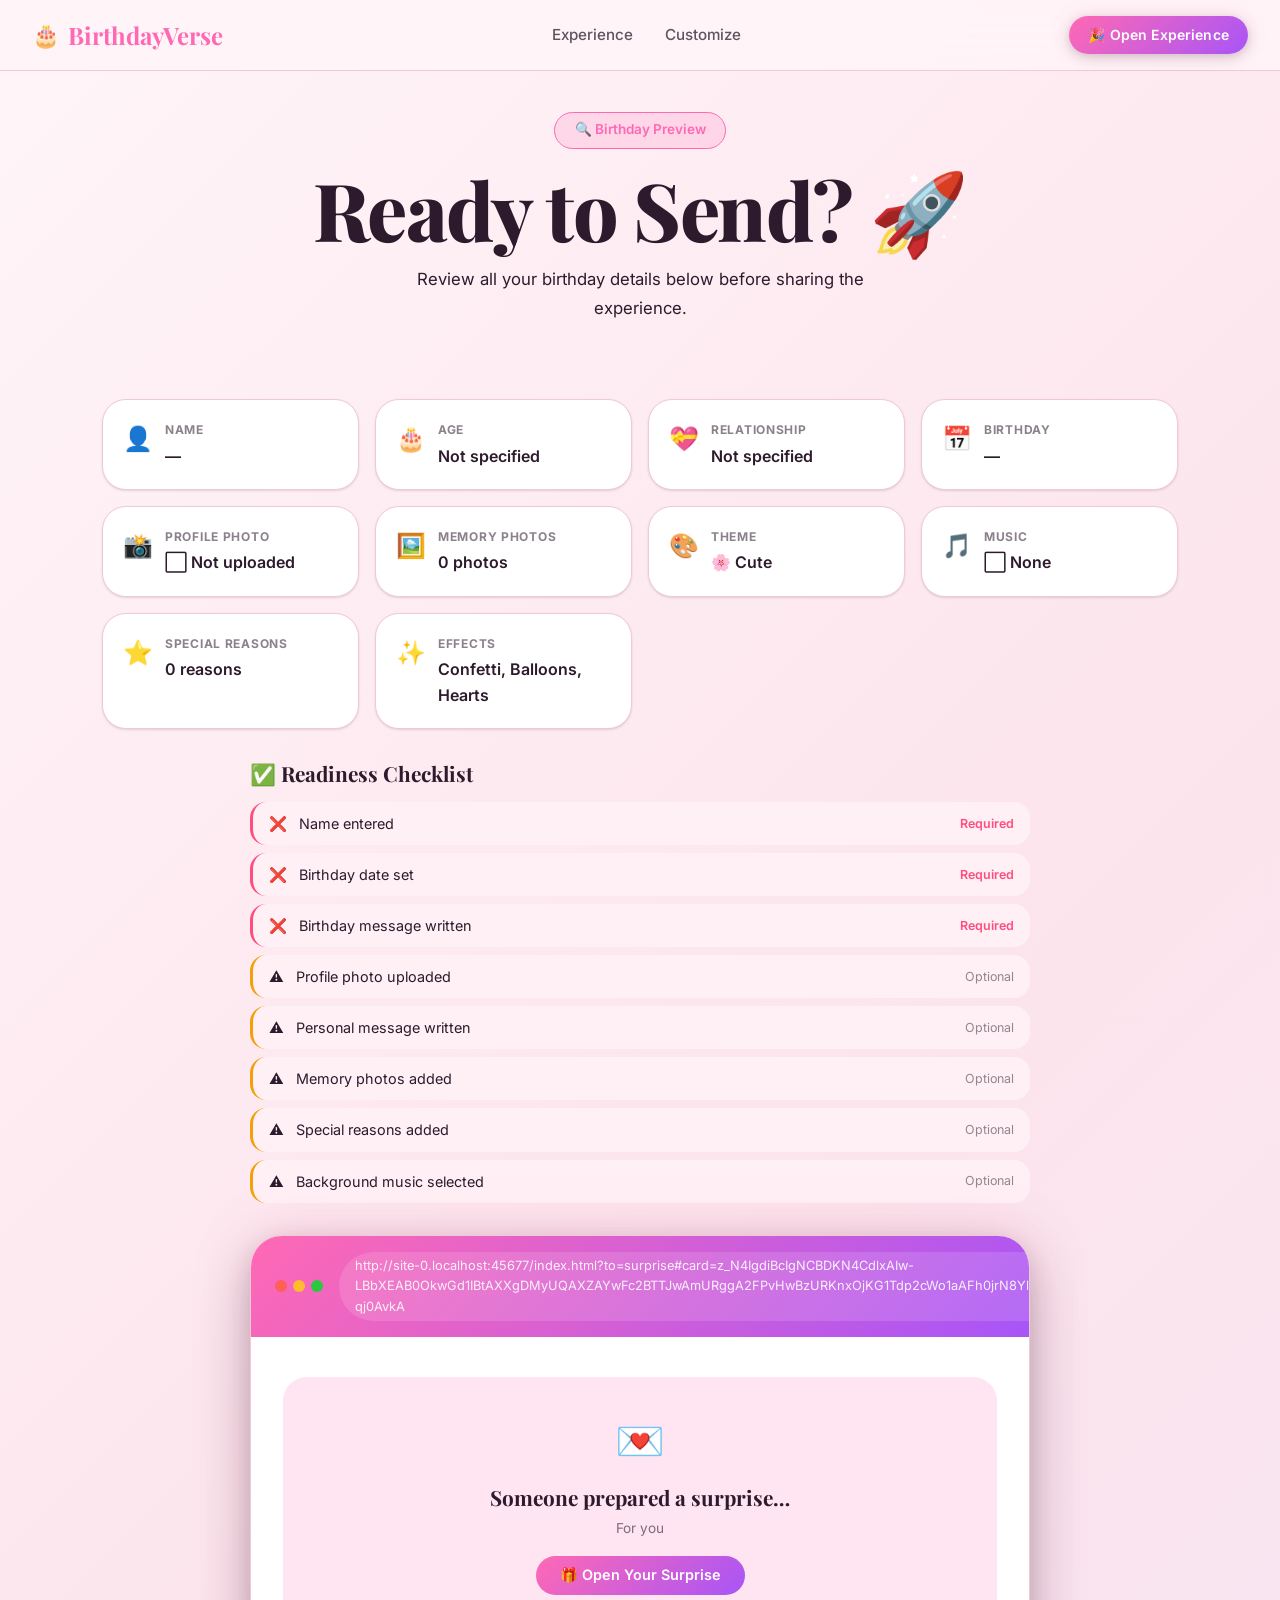
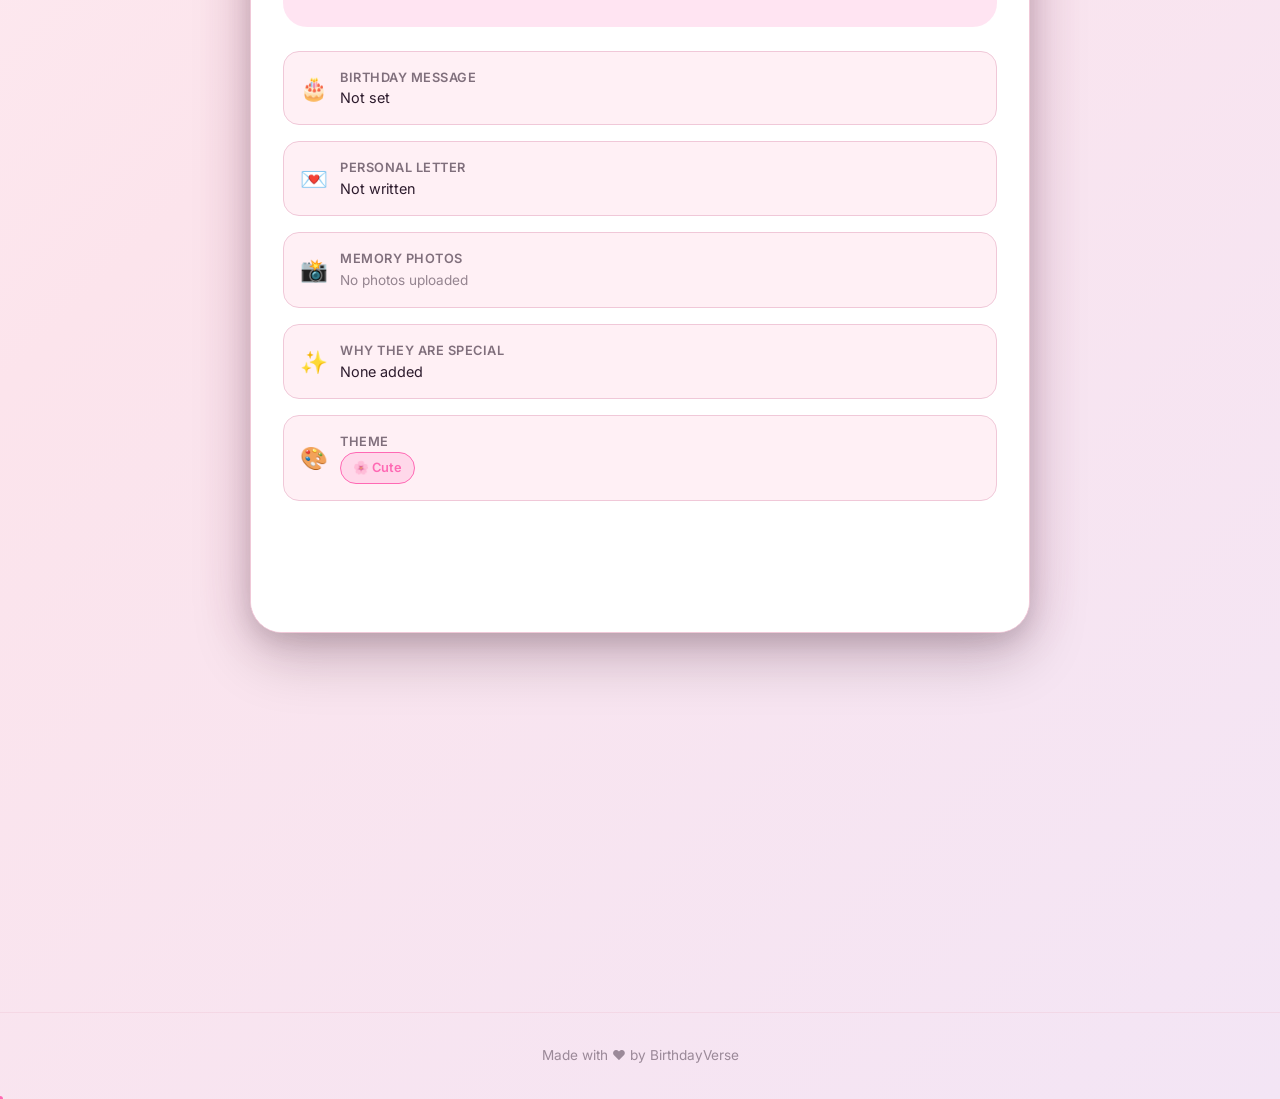
<file: preview.html>
<!DOCTYPE html>
<html lang="en" data-theme="cute">
<head>
  <meta charset="UTF-8">
  <meta name="viewport" content="width=device-width, initial-scale=1.0">
  <meta name="description" content="Preview your personalized birthday experience before sharing it.">
  <title>Preview – BirthdayVerse 🔍</title>

  <!-- CSS -->
  <link rel="stylesheet" href="css/themes.css">
  <link rel="stylesheet" href="css/style.css">
  <link rel="stylesheet" href="css/animations.css">

  <style>
    body {
      background: var(--gradient-bg);
    }

    .preview-hero {
      padding: 7rem 0 2rem;
      text-align: center;
    }

    .preview-hero-badge {
      display: inline-flex;
      align-items: center;
      gap: 0.5rem;
      background: var(--color-primary-alpha);
      border: 1px solid var(--color-primary);
      color: var(--color-primary);
      padding: 0.4rem 1.2rem;
      border-radius: 99px;
      font-size: 0.85rem;
      font-weight: 600;
      margin-bottom: 1rem;
    }

    /* Summary Card */
    .summary-grid {
      display: grid;
      grid-template-columns: repeat(auto-fill, minmax(220px, 1fr));
      gap: 1rem;
      margin: 2rem 0;
    }

    .summary-item {
      background: var(--color-surface);
      border: 1px solid var(--color-border);
      border-radius: var(--radius-lg);
      padding: 1.25rem;
      display: flex;
      align-items: flex-start;
      gap: 0.75rem;
      box-shadow: var(--shadow-sm);
      transition: all var(--transition-base);
    }

    .summary-item:hover {
      transform: translateY(-2px);
      box-shadow: var(--shadow-md);
      border-color: var(--color-primary);
    }

    .summary-icon {
      font-size: 1.5rem;
      flex-shrink: 0;
    }

    .summary-label {
      font-size: 0.75rem;
      font-weight: 700;
      text-transform: uppercase;
      letter-spacing: 0.06em;
      opacity: 0.55;
      margin-bottom: 0.25rem;
    }

    .summary-value {
      font-size: 1rem;
      font-weight: 600;
      color: var(--color-text);
    }

    .summary-check {
      display: inline-flex;
      align-items: center;
      gap: 0.35rem;
      font-size: 0.875rem;
      font-weight: 500;
    }

    .check-yes { color: #10b981; }
    .check-no { color: #ff4d7e; opacity: 0.6; }

    /* Mock device frame */
    .device-preview {
      max-width: 780px;
      margin: 2rem auto;
      perspective: 1000px;
    }

    .device-frame {
      background: var(--color-surface);
      border: 1px solid var(--color-border);
      border-radius: var(--radius-xl);
      overflow: hidden;
      box-shadow: var(--shadow-xl), 0 0 60px var(--color-primary-alpha);
      transform: rotateX(2deg);
      transition: transform 0.5s ease;
    }

    .device-frame:hover { transform: rotateX(0deg); }

    .device-topbar {
      background: var(--gradient-primary);
      padding: 1rem 1.5rem;
      display: flex;
      align-items: center;
      gap: 1rem;
      color: #fff;
      font-size: 0.875rem;
    }

    .device-controls {
      display: flex;
      gap: 6px;
    }

    .device-control {
      width: 12px;
      height: 12px;
      border-radius: 50%;
    }

    .dc-red { background: #ff5f57; }
    .dc-yellow { background: #febc2e; }
    .dc-green { background: #28c840; }

    .device-url {
      flex: 1;
      background: rgba(255,255,255,0.15);
      border-radius: 99px;
      padding: 0.25rem 1rem;
      font-size: 0.8rem;
      opacity: 0.9;
    }

    .device-body {
      padding: 0;
      background: var(--color-surface);
      min-height: 500px;
      position: relative;
      overflow: hidden;
    }

    /* Mini preview inside device */
    .mini-experience {
      padding: 2.5rem 2rem;
    }

    .mini-welcome {
      text-align: center;
      padding: 2rem;
      background: var(--color-primary-alpha);
      border-radius: var(--radius-lg);
      margin-bottom: 1.5rem;
    }

    .mini-welcome-emoji { font-size: 2.5rem; margin-bottom: 0.5rem; }
    .mini-welcome-text { font-family: var(--font-display); font-size: 1.3rem; font-weight: 700; }
    .mini-welcome-sub { font-size: 0.85rem; opacity: 0.6; margin-top: 0.25rem; }

    .mini-start-btn {
      display: inline-flex;
      align-items: center;
      gap: 0.5rem;
      margin-top: 1rem;
      padding: 0.65rem 1.5rem;
      background: var(--gradient-primary);
      color: #fff;
      border-radius: 99px;
      font-size: 0.9rem;
      font-weight: 600;
      border: none;
      cursor: pointer;
      transition: all var(--transition-bounce);
    }

    .mini-start-btn:hover { transform: scale(1.04); }

    .mini-sections {
      display: flex;
      flex-direction: column;
      gap: 1rem;
    }

    .mini-section-card {
      background: var(--color-surface-2);
      border: 1px solid var(--color-border);
      border-radius: var(--radius-md);
      padding: 1rem;
      display: flex;
      align-items: center;
      gap: 0.75rem;
    }

    .mini-section-icon { font-size: 1.4rem; flex-shrink: 0; }

    .mini-section-label {
      font-size: 0.8rem;
      font-weight: 600;
      text-transform: uppercase;
      letter-spacing: 0.04em;
      opacity: 0.6;
    }

    .mini-section-value {
      font-size: 0.9rem;
      line-height: 1.4;
      white-space: nowrap;
      overflow: hidden;
      text-overflow: ellipsis;
    }

    /* Photo strip */
    .mini-photo-strip {
      display: flex;
      gap: 0.5rem;
      overflow: hidden;
    }

    .mini-photo-strip img {
      width: 64px;
      height: 64px;
      object-fit: cover;
      border-radius: var(--radius-sm);
      flex-shrink: 0;
    }

    .mini-photo-count {
      width: 64px;
      height: 64px;
      border-radius: var(--radius-sm);
      background: var(--color-primary-alpha);
      border: 2px dashed var(--color-primary);
      display: flex;
      align-items: center;
      justify-content: center;
      font-size: 0.8rem;
      color: var(--color-primary);
      font-weight: 600;
      flex-shrink: 0;
    }

    /* Theme badge */
    .theme-badge {
      display: inline-flex;
      align-items: center;
      gap: 0.35rem;
      padding: 0.3rem 0.75rem;
      border-radius: 99px;
      font-size: 0.8rem;
      font-weight: 600;
      background: var(--color-primary-alpha);
      color: var(--color-primary);
      border: 1px solid var(--color-primary);
    }

    /* Action panel */
    .action-panel {
      background: var(--color-surface);
      border: 1px solid var(--color-border);
      border-radius: var(--radius-xl);
      padding: 2rem;
      max-width: 780px;
      margin: 2rem auto;
      box-shadow: var(--shadow-md);
    }

    .action-panel-title {
      font-family: var(--font-display);
      font-size: 1.3rem;
      font-weight: 700;
      margin-bottom: 1rem;
      display: flex;
      align-items: center;
      gap: 0.5rem;
    }

    .action-row {
      display: flex;
      gap: 0.75rem;
      flex-wrap: wrap;
    }

    /* Checklist */
    .checklist {
      display: flex;
      flex-direction: column;
      gap: 0.5rem;
    }

    .checklist-item {
      display: flex;
      align-items: center;
      gap: 0.75rem;
      padding: 0.625rem 1rem;
      border-radius: var(--radius-md);
      background: var(--color-surface-2);
      font-size: 0.9rem;
    }

    .checklist-item.ok { border-left: 3px solid #10b981; }
    .checklist-item.warn { border-left: 3px solid #f59e0b; }
    .checklist-item.error { border-left: 3px solid #ff4d7e; }
  </style>
  <link rel="stylesheet" href="css/responsive.css">
</head>
<body>

  <canvas id="confetti-canvas"></canvas>
  <div id="toast-container" class="toast-container"></div>

  <!-- ── Navbar ── -->
  <nav class="navbar" role="navigation" aria-label="Main navigation">
    <div class="navbar-brand">
      <span class="brand-icon">🎂</span>
      <span>BirthdayVerse</span>
    </div>
    <ul class="navbar-links">
      <li><a href="index.html">Experience</a></li>
      <li><a href="customize.html">Customize</a></li>
    </ul>
    <div class="navbar-actions">
      <a href="index.html" class="btn btn-primary btn-sm">🎉 Open Experience</a>
    </div>
  </nav>

  <!-- ── Hero ── -->
  <section class="preview-hero">
    <div class="container">
      <div class="preview-hero-badge animate-fadeInDown">
        🔍 Birthday Preview
      </div>
      <h1 class="display-title animate-fadeInUp delay-200">
        Ready to Send? 🚀
      </h1>
      <p class="body-text animate-fadeInUp delay-400" style="max-width: 520px; margin: 0.75rem auto;">
        Review all your birthday details below before sharing the experience.
      </p>
    </div>
  </section>

  <div class="container" style="padding-bottom: 4rem;">

    <!-- ── Summary Cards ── -->
    <div class="summary-grid animate-fadeInUp delay-200" id="summary-grid">
      <!-- Populated by JS -->
    </div>

    <!-- ── Checklist ── -->
    <div style="max-width:780px; margin: 0 auto 2rem;">
      <h2 class="section-title reveal" style="font-size:1.3rem; margin-bottom:1rem;">✅ Readiness Checklist</h2>
      <div class="checklist reveal" id="checklist">
        <!-- Populated by JS -->
      </div>
    </div>

    <!-- ── Device Preview ── -->
    <div class="device-preview">
      <div class="device-frame reveal">
        <div class="device-topbar">
          <div class="device-controls">
            <span class="device-control dc-red"></span>
            <span class="device-control dc-yellow"></span>
            <span class="device-control dc-green"></span>
          </div>
          <span class="device-url" id="preview-url">birthdayverse / index.html</span>
        </div>
        <div class="device-body">
          <div class="mini-experience">

            <!-- Mini welcome -->
            <div class="mini-welcome reveal">
              <div class="mini-welcome-emoji">💌</div>
              <div class="mini-welcome-text">Someone prepared a surprise…</div>
              <div class="mini-welcome-sub" id="mini-recipient">For <span id="mini-name-display">you</span></div>
              <button class="mini-start-btn" disabled>🎁 Open Your Surprise</button>
            </div>

            <!-- Mini sections list -->
            <div class="mini-sections">
              <div class="mini-section-card reveal">
                <span class="mini-section-icon">🎂</span>
                <div style="min-width:0; flex:1;">
                  <div class="mini-section-label">Birthday Message</div>
                  <p class="mini-section-value" id="mini-birthday-msg">—</p>
                </div>
              </div>

              <div class="mini-section-card reveal delay-100">
                <span class="mini-section-icon">💌</span>
                <div style="min-width:0; flex:1;">
                  <div class="mini-section-label">Personal Letter</div>
                  <p class="mini-section-value" id="mini-personal-msg">—</p>
                </div>
              </div>

              <div class="mini-section-card reveal delay-200">
                <span class="mini-section-icon">📸</span>
                <div style="min-width:0; flex:1;">
                  <div class="mini-section-label">Memory Photos</div>
                  <div class="mini-photo-strip" id="mini-photo-strip">
                    <span style="opacity:0.5; font-size:0.85rem;">No photos uploaded</span>
                  </div>
                </div>
              </div>

              <div class="mini-section-card reveal delay-300">
                <span class="mini-section-icon">✨</span>
                <div style="min-width:0; flex:1;">
                  <div class="mini-section-label">Why They Are Special</div>
                  <p class="mini-section-value" id="mini-reasons">—</p>
                </div>
              </div>

              <div class="mini-section-card reveal delay-400">
                <span class="mini-section-icon">🎨</span>
                <div style="min-width:0; flex:1;">
                  <div class="mini-section-label">Theme</div>
                  <span class="theme-badge" id="mini-theme">cute</span>
                </div>
              </div>

              <div class="mini-section-card reveal delay-500">
                <span class="mini-section-icon">🎵</span>
                <div style="min-width:0; flex:1;">
                  <div class="mini-section-label">Background Music</div>
                  <p class="mini-section-value" id="mini-music">No music selected</p>
                </div>
              </div>
            </div>
          </div>
        </div>
      </div>
    </div>

    <!-- ── Action Panel ── -->
    <div class="action-panel reveal">
      <div class="action-panel-title">🚀 Ready to Share?</div>
      <p style="opacity:0.7; margin-bottom:1.5rem; font-size:0.95rem;">
        Open the experience page and share the link with the birthday person. They'll see the magical surprise you created! 🎉
      </p>
      <div class="action-row">
        <a href="index.html" class="btn btn-primary btn-lg">
          🎂 Open Experience
        </a>
        <a href="customize.html" class="btn btn-outline btn-lg">
          ✏️ Edit Birthday
        </a>
        <button id="preview-copy-link-btn" class="btn btn-ghost btn-lg">
          📋 Copy Link
        </button>
      </div>
    </div>

  </div>

  <!-- ── Footer ── -->
  <footer style="text-align:center; padding:2rem; opacity:0.45; font-size:0.85rem; border-top:1px solid var(--color-border);">
    Made with ❤️ by BirthdayVerse
  </footer>

  <!-- Scripts -->
  <script src="js/birthday-data.js"></script>
  <script src="js/storage.js"></script>
  <script src="js/validation.js"></script>
  <script src="js/animations.js"></script>

  <script>
    document.addEventListener('DOMContentLoaded', () => {
      const data = BirthdayData.getCurrent();
      const photos = Storage.getPhotos();
      const profileSrc = Storage.getProfilePhoto();
      const musicSrc = Storage.getMusic();

      // Apply theme
      document.documentElement.setAttribute('data-theme', data.theme || 'cute');

      // ── Summary Grid ──
      const themeNames = {
        'cute': '🌸 Cute',
        'elegant': '🥂 Elegant',
        'romantic': '❤️ Romantic',
        'fun': '🎉 Fun',
        'dark-neon': '⭐ Dark Neon'
      };

      function formatDate(dateStr) {
        if (!dateStr) return null;
        const d = new Date(dateStr + 'T00:00:00');
        return d.toLocaleDateString('en-IN', { day: 'numeric', month: 'long', year: 'numeric' });
      }

      const summaryItems = [
        { icon: '👤', label: 'Name', value: data.name || '—' },
        { icon: '🎂', label: 'Age', value: data.age ? `${data.age} years` : 'Not specified' },
        { icon: '💝', label: 'Relationship', value: data.relationship || 'Not specified' },
        { icon: '📅', label: 'Birthday', value: formatDate(data.birthday) || '—' },
        { icon: '📸', label: 'Profile Photo', value: profileSrc ? '✅ Uploaded' : '⬜ Not uploaded' },
        { icon: '🖼️', label: 'Memory Photos', value: `${photos.length} photo${photos.length !== 1 ? 's' : ''}` },
        { icon: '🎨', label: 'Theme', value: themeNames[data.theme] || data.theme || 'Cute' },
        { icon: '🎵', label: 'Music', value: musicSrc ? '✅ Uploaded' : '⬜ None' },
        { icon: '⭐', label: 'Special Reasons', value: `${(data.specialReasons || []).length} reason${(data.specialReasons || []).length !== 1 ? 's' : ''}` },
        {
          icon: '✨', label: 'Effects',
          value: [
            data.showConfetti !== false ? 'Confetti' : '',
            data.showBalloons !== false ? 'Balloons' : '',
            data.showHearts !== false ? 'Hearts' : '',
            data.showCountdown ? 'Countdown' : '',
            data.showMiniGame ? 'Mini Game' : ''
          ].filter(Boolean).join(', ') || 'None enabled'
        }
      ];

      const grid = document.getElementById('summary-grid');
      if (grid) {
        grid.innerHTML = summaryItems.map((item, i) => `
          <div class="summary-item reveal" style="animation-delay: ${i * 0.04}s">
            <span class="summary-icon">${item.icon}</span>
            <div>
              <div class="summary-label">${item.label}</div>
              <div class="summary-value">${item.value}</div>
            </div>
          </div>
        `).join('');
      }

      // ── Checklist ──
      const checks = [
        { label: 'Name entered', ok: !!(data.name && data.name.trim()), required: true },
        { label: 'Birthday date set', ok: !!data.birthday, required: true },
        { label: 'Birthday message written', ok: !!(data.birthdayMessage && data.birthdayMessage.trim()), required: true },
        { label: 'Profile photo uploaded', ok: !!profileSrc, required: false },
        { label: 'Personal message written', ok: !!(data.personalMessage && data.personalMessage.trim()), required: false },
        { label: 'Memory photos added', ok: photos.length > 0, required: false },
        { label: 'Special reasons added', ok: (data.specialReasons || []).length > 0, required: false },
        { label: 'Background music selected', ok: !!musicSrc, required: false },
      ];

      const checklistEl = document.getElementById('checklist');
      if (checklistEl) {
        checklistEl.innerHTML = checks.map(c => `
          <div class="checklist-item ${c.ok ? 'ok' : c.required ? 'error' : 'warn'}">
            <span>${c.ok ? '✅' : c.required ? '❌' : '⚠️'}</span>
            <span>${c.label}</span>
            ${!c.ok && c.required ? '<span style="margin-left:auto;font-size:0.78rem;color:#ff4d7e;font-weight:600;">Required</span>' : ''}
            ${!c.ok && !c.required ? '<span style="margin-left:auto;font-size:0.78rem;opacity:0.5;">Optional</span>' : ''}
          </div>
        `).join('');
      }

      // ── Mini Preview ──
      const miniName = document.getElementById('mini-name-display');
      if (miniName) miniName.textContent = data.name || 'you';

      const miniBdMsg = document.getElementById('mini-birthday-msg');
      if (miniBdMsg) miniBdMsg.textContent = data.birthdayMessage ? data.birthdayMessage.substring(0, 60) + (data.birthdayMessage.length > 60 ? '…' : '') : 'Not set';

      const miniPersonal = document.getElementById('mini-personal-msg');
      if (miniPersonal) miniPersonal.textContent = data.personalMessage ? data.personalMessage.substring(0, 70) + '…' : 'Not written';

      const photoStrip = document.getElementById('mini-photo-strip');
      if (photoStrip && photos.length > 0) {
        const maxShow = 4;
        photoStrip.innerHTML = photos.slice(0, maxShow).map(p =>
          `<img src="${p.src}" alt="Memory">`
        ).join('') + (photos.length > maxShow ? `<div class="mini-photo-count">+${photos.length - maxShow}</div>` : '');
      }

      const miniReasons = document.getElementById('mini-reasons');
      if (miniReasons) {
        const reasons = (data.specialReasons || []).filter(r => r.trim());
        miniReasons.textContent = reasons.length > 0 ? `${reasons.length} reason${reasons.length > 1 ? 's' : ''} listed` : 'None added';
      }

      const miniTheme = document.getElementById('mini-theme');
      if (miniTheme) miniTheme.textContent = themeNames[data.theme] || '🌸 Cute';

      const miniMusic = document.getElementById('mini-music');
      if (miniMusic) miniMusic.textContent = musicSrc ? '🎵 Music loaded' : 'No music';

      // Update preview URL display
      BirthdayData.getShareUrl().then(url => {
        const previewUrlEl = document.getElementById('preview-url');
        if (previewUrlEl) previewUrlEl.textContent = url;
      });

      // ── Copy Link ──
      document.getElementById('preview-copy-link-btn')?.addEventListener('click', async () => {
        const url = await BirthdayData.getShareUrl();
        Validation.showShareModal(url, data.name);
      });

      // ── Init ──
      Animations.initScrollReveal();
      Animations.initCustomCursor();

      // Scroll navbar effect
      window.addEventListener('scroll', () => {
        document.querySelector('.navbar')?.classList.toggle('scrolled', window.scrollY > 60);
      });
    });
  </script>
</body>
</html>
</file>
<file: css/themes.css>
/* ============================================================
   BirthdayVerse – Theme System
   ============================================================ */

/* ── CUTE THEME (default) ── */
[data-theme="cute"] {
  /* Base Colors */
  --color-bg: #fff5f8;
  --color-surface: #ffffff;
  --color-surface-2: #fff0f5;
  --color-text: #2d1b2d;
  --color-text-muted: #7a5a7a;
  --color-border: #f0c8d8;
  --color-primary: #ff69b4;
  --color-primary-dark: #e0559e;
  --color-secondary: #ffb3e0;
  --color-accent: #a855f7;
  --color-primary-alpha: rgba(255, 105, 180, 0.18);

  /* Gradients */
  --gradient-primary: linear-gradient(135deg, #ff69b4, #a855f7);
  --gradient-bg: linear-gradient(135deg, #fff5f8 0%, #fce4ec 50%, #f3e5f5 100%);
  --gradient-hero: linear-gradient(135deg, #ffb3e0 0%, #ff69b4 40%, #a855f7 100%);
  --gradient-card: linear-gradient(145deg, rgba(255,255,255,0.9), rgba(255,240,248,0.8));

  /* Glass Effect */
  --color-glass: rgba(255, 255, 255, 0.65);
  --color-glass-border: rgba(255, 105, 180, 0.25);

  /* UI */
  --color-nav-bg: rgba(255, 245, 248, 0.85);
  --color-input-bg: rgba(255, 240, 248, 0.6);
  --color-input-focus: rgba(255, 240, 248, 0.9);

  /* Shadow glow */
  --shadow-glow: 0 0 40px rgba(255, 105, 180, 0.35);
}

/* ── ELEGANT THEME ── */
[data-theme="elegant"] {
  --color-bg: #0d0d0d;
  --color-surface: #1a1a1a;
  --color-surface-2: #222222;
  --color-text: #f5f0e8;
  --color-text-muted: #9b9080;
  --color-border: #333333;
  --color-primary: #d4af72;
  --color-primary-dark: #b8963a;
  --color-secondary: #e8d5a3;
  --color-accent: #c59b4e;
  --color-primary-alpha: rgba(212, 175, 114, 0.2);

  --gradient-primary: linear-gradient(135deg, #d4af72, #b8963a, #f0d080);
  --gradient-bg: linear-gradient(135deg, #0d0d0d 0%, #1a1208 50%, #0d0d0d 100%);
  --gradient-hero: linear-gradient(135deg, #2a1f00 0%, #d4af72 60%, #f0d080 100%);
  --gradient-card: linear-gradient(145deg, rgba(26,26,26,0.95), rgba(40,32,10,0.8));

  --color-glass: rgba(26, 26, 26, 0.80);
  --color-glass-border: rgba(212, 175, 114, 0.3);
  --color-nav-bg: rgba(13, 13, 13, 0.90);
  --color-input-bg: rgba(255, 255, 255, 0.04);
  --color-input-focus: rgba(212, 175, 114, 0.06);

  --shadow-glow: 0 0 40px rgba(212, 175, 114, 0.3);
}

/* ── ROMANTIC THEME ── */
[data-theme="romantic"] {
  --color-bg: #1a0a0a;
  --color-surface: #2d1515;
  --color-surface-2: #3d1e1e;
  --color-text: #f9e8e8;
  --color-text-muted: #c08080;
  --color-border: #5c2a2a;
  --color-primary: #ff4d7e;
  --color-primary-dark: #e03060;
  --color-secondary: #ff8fab;
  --color-accent: #ff2d55;
  --color-primary-alpha: rgba(255, 77, 126, 0.2);

  --gradient-primary: linear-gradient(135deg, #ff4d7e, #c2185b, #ff7043);
  --gradient-bg: linear-gradient(135deg, #1a0a0a 0%, #2d1515 50%, #1a0a0a 100%);
  --gradient-hero: linear-gradient(135deg, #4d0000 0%, #ff4d7e 60%, #ff7043 100%);
  --gradient-card: linear-gradient(145deg, rgba(45,21,21,0.95), rgba(60,20,30,0.8));

  --color-glass: rgba(45, 21, 21, 0.80);
  --color-glass-border: rgba(255, 77, 126, 0.3);
  --color-nav-bg: rgba(26, 10, 10, 0.90);
  --color-input-bg: rgba(255, 77, 126, 0.05);
  --color-input-focus: rgba(255, 77, 126, 0.10);

  --shadow-glow: 0 0 40px rgba(255, 77, 126, 0.35);
}

/* ── FUN THEME ── */
[data-theme="fun"] {
  --color-bg: #f0f9ff;
  --color-surface: #ffffff;
  --color-surface-2: #e8f4fd;
  --color-text: #1a2a4a;
  --color-text-muted: #4a7a9a;
  --color-border: #bee3f8;
  --color-primary: #00b4d8;
  --color-primary-dark: #0077b6;
  --color-secondary: #48cae4;
  --color-accent: #f72585;
  --color-primary-alpha: rgba(0, 180, 216, 0.18);

  --gradient-primary: linear-gradient(135deg, #00b4d8, #f72585, #8338ec);
  --gradient-bg: linear-gradient(135deg, #f0f9ff 0%, #e0f4ff 50%, #f0e8ff 100%);
  --gradient-hero: linear-gradient(135deg, #caf0f8 0%, #00b4d8 40%, #8338ec 100%);
  --gradient-card: linear-gradient(145deg, rgba(255,255,255,0.95), rgba(224,248,255,0.8));

  --color-glass: rgba(255, 255, 255, 0.75);
  --color-glass-border: rgba(0, 180, 216, 0.25);
  --color-nav-bg: rgba(240, 249, 255, 0.88);
  --color-input-bg: rgba(224, 244, 255, 0.6);
  --color-input-focus: rgba(224, 244, 255, 0.9);

  --shadow-glow: 0 0 40px rgba(0, 180, 216, 0.35);
}

/* ── DARK NEON THEME ── */
[data-theme="dark-neon"] {
  --color-bg: #050510;
  --color-surface: #0d0d20;
  --color-surface-2: #151530;
  --color-text: #e0e8ff;
  --color-text-muted: #7080c0;
  --color-border: #1a1a40;
  --color-primary: #8b5cf6;
  --color-primary-dark: #6d28d9;
  --color-secondary: #a78bfa;
  --color-accent: #06b6d4;
  --color-primary-alpha: rgba(139, 92, 246, 0.2);

  --gradient-primary: linear-gradient(135deg, #8b5cf6, #06b6d4, #10b981);
  --gradient-bg: radial-gradient(ellipse at 20% 20%, rgba(139,92,246,0.15) 0%, transparent 50%),
                  radial-gradient(ellipse at 80% 80%, rgba(6,182,212,0.1) 0%, transparent 50%),
                  linear-gradient(135deg, #050510 0%, #0d0820 100%);
  --gradient-hero: linear-gradient(135deg, #1a0a40 0%, #8b5cf6 60%, #06b6d4 100%);
  --gradient-card: linear-gradient(145deg, rgba(13,13,32,0.95), rgba(20,10,40,0.8));

  --color-glass: rgba(13, 13, 32, 0.80);
  --color-glass-border: rgba(139, 92, 246, 0.3);
  --color-nav-bg: rgba(5, 5, 16, 0.92);
  --color-input-bg: rgba(139, 92, 246, 0.05);
  --color-input-focus: rgba(139, 92, 246, 0.12);

  --shadow-glow: 0 0 40px rgba(139, 92, 246, 0.4);
}

/* ── Theme Preview Swatches ── */
.theme-preview-cute { background: linear-gradient(135deg, #ff69b4, #a855f7); }
.theme-preview-elegant { background: linear-gradient(135deg, #d4af72, #b8963a, #f0d080); }
.theme-preview-romantic { background: linear-gradient(135deg, #ff4d7e, #c2185b, #ff7043); }
.theme-preview-fun { background: linear-gradient(135deg, #00b4d8, #f72585, #8338ec); }
.theme-preview-dark-neon { background: linear-gradient(135deg, #8b5cf6, #06b6d4, #10b981); }
</file>
<file: css/style.css>
/* ============================================================
   BirthdayVerse – Global Design System
   ============================================================ */

@import url('https://fonts.googleapis.com/css2?family=Playfair+Display:wght@400;500;600;700;800;900&family=Inter:wght@300;400;500;600;700&family=Dancing+Script:wght@400;500;600;700&display=swap');

/* ── CSS Custom Properties ── */
:root {
  /* Typography */
  --font-display: 'Playfair Display', Georgia, serif;
  --font-body: 'Inter', system-ui, sans-serif;
  --font-script: 'Dancing Script', cursive;

  /* Spacing */
  --space-xs: 0.25rem;
  --space-sm: 0.5rem;
  --space-md: 1rem;
  --space-lg: 1.5rem;
  --space-xl: 2rem;
  --space-2xl: 3rem;
  --space-3xl: 4rem;
  --space-4xl: 6rem;

  /* Border Radius */
  --radius-sm: 8px;
  --radius-md: 16px;
  --radius-lg: 24px;
  --radius-xl: 32px;
  --radius-full: 9999px;

  /* Transitions */
  --transition-fast: 150ms cubic-bezier(0.4, 0, 0.2, 1);
  --transition-base: 300ms cubic-bezier(0.4, 0, 0.2, 1);
  --transition-slow: 500ms cubic-bezier(0.4, 0, 0.2, 1);
  --transition-bounce: 400ms cubic-bezier(0.34, 1.56, 0.64, 1);

  /* Shadows */
  --shadow-sm: 0 1px 3px rgba(0,0,0,0.08), 0 1px 2px rgba(0,0,0,0.06);
  --shadow-md: 0 4px 16px rgba(0,0,0,0.12), 0 2px 6px rgba(0,0,0,0.08);
  --shadow-lg: 0 12px 40px rgba(0,0,0,0.15), 0 4px 12px rgba(0,0,0,0.1);
  --shadow-xl: 0 24px 60px rgba(0,0,0,0.2), 0 8px 24px rgba(0,0,0,0.12);
  --shadow-glow: 0 0 40px rgba(255, 105, 180, 0.4);
}

/* ── Reset ── */
*, *::before, *::after {
  margin: 0;
  padding: 0;
  box-sizing: border-box;
}

html {
  scroll-behavior: smooth;
  font-size: 16px;
}

body {
  font-family: var(--font-body);
  line-height: 1.6;
  color: var(--color-text);
  background: var(--color-bg);
  overflow-x: hidden;
  min-height: 100vh;
}

img {
  max-width: 100%;
  height: auto;
  display: block;
}

button {
  cursor: pointer;
  border: none;
  font-family: inherit;
}

input, textarea, select {
  font-family: inherit;
}

a {
  color: inherit;
  text-decoration: none;
}

/* ── Scrollbar Styling ── */
::-webkit-scrollbar { width: 6px; }
::-webkit-scrollbar-track { background: rgba(0,0,0,0.05); }
::-webkit-scrollbar-thumb { background: var(--color-primary); border-radius: 99px; }

/* ── Utility Classes ── */
.container {
  max-width: 1140px;
  margin: 0 auto;
  padding: 0 var(--space-xl);
}

.section {
  padding: var(--space-4xl) 0;
}

.text-center { text-align: center; }
.text-left { text-align: left; }

.hidden { display: none !important; }
.invisible { visibility: hidden; }

.flex { display: flex; }
.flex-center { display: flex; align-items: center; justify-content: center; }
.flex-col { flex-direction: column; }
.gap-sm { gap: var(--space-sm); }
.gap-md { gap: var(--space-md); }
.gap-lg { gap: var(--space-lg); }

/* ── Typography ── */
.display-title {
  font-family: var(--font-display);
  font-size: clamp(2.5rem, 7vw, 5rem);
  font-weight: 800;
  line-height: 1.1;
  letter-spacing: -0.02em;
}

.section-title {
  font-family: var(--font-display);
  font-size: clamp(1.8rem, 4vw, 2.8rem);
  font-weight: 700;
  line-height: 1.2;
  margin-bottom: var(--space-md);
}

.script-text {
  font-family: var(--font-script);
  font-size: clamp(1.5rem, 3vw, 2.2rem);
}

.body-text {
  font-size: 1.05rem;
  line-height: 1.75;
  opacity: 0.85;
}

/* ── Nav ── */
.navbar {
  position: fixed;
  top: 0;
  left: 0;
  right: 0;
  z-index: 1000;
  padding: var(--space-md) var(--space-xl);
  display: flex;
  align-items: center;
  justify-content: space-between;
  backdrop-filter: blur(20px);
  -webkit-backdrop-filter: blur(20px);
  background: var(--color-nav-bg);
  border-bottom: 1px solid var(--color-border);
  transition: all var(--transition-base);
}

.navbar-brand {
  font-family: var(--font-display);
  font-size: 1.5rem;
  font-weight: 700;
  color: var(--color-primary);
  display: flex;
  align-items: center;
  gap: var(--space-sm);
}

.navbar-brand .brand-icon {
  font-size: 1.4rem;
}

.navbar-links {
  display: flex;
  align-items: center;
  gap: var(--space-xl);
  list-style: none;
}

.navbar-links a {
  font-size: 0.95rem;
  font-weight: 500;
  color: var(--color-text);
  opacity: 0.75;
  transition: opacity var(--transition-fast), color var(--transition-fast);
}

.navbar-links a:hover {
  opacity: 1;
  color: var(--color-primary);
}

.navbar-actions {
  display: flex;
  align-items: center;
  gap: var(--space-md);
}

/* ── Buttons ── */
.btn {
  display: inline-flex;
  align-items: center;
  justify-content: center;
  gap: var(--space-sm);
  padding: 0.75rem 1.75rem;
  border-radius: var(--radius-full);
  font-size: 0.95rem;
  font-weight: 600;
  letter-spacing: 0.01em;
  transition: all var(--transition-bounce);
  position: relative;
  overflow: hidden;
  white-space: nowrap;
}

.btn::before {
  content: '';
  position: absolute;
  inset: 0;
  background: rgba(255,255,255,0.15);
  opacity: 0;
  transition: opacity var(--transition-fast);
}

.btn:hover::before { opacity: 1; }

.btn:active { transform: scale(0.97); }

.btn-primary {
  background: var(--gradient-primary);
  color: #fff;
  box-shadow: var(--shadow-md), 0 0 20px var(--color-primary-alpha);
}

.btn-primary:hover {
  transform: translateY(-2px);
  box-shadow: var(--shadow-lg), 0 0 30px var(--color-primary-alpha);
}

.btn-outline {
  background: transparent;
  color: var(--color-primary);
  border: 2px solid var(--color-primary);
}

.btn-outline:hover {
  background: var(--color-primary);
  color: #fff;
  transform: translateY(-2px);
}

.btn-ghost {
  background: var(--color-surface);
  color: var(--color-text);
  border: 1px solid var(--color-border);
}

.btn-ghost:hover {
  background: var(--color-primary-alpha);
  border-color: var(--color-primary);
  color: var(--color-primary);
  transform: translateY(-1px);
}

.btn-lg {
  padding: 1rem 2.25rem;
  font-size: 1.05rem;
}

.btn-sm {
  padding: 0.5rem 1.2rem;
  font-size: 0.875rem;
}

.btn-icon {
  width: 44px;
  height: 44px;
  padding: 0;
  border-radius: var(--radius-full);
}

/* ── Cards ── */
.card {
  background: var(--color-surface);
  border: 1px solid var(--color-border);
  border-radius: var(--radius-lg);
  padding: var(--space-xl);
  box-shadow: var(--shadow-sm);
  transition: all var(--transition-base);
}

.card:hover {
  box-shadow: var(--shadow-md);
  border-color: var(--color-primary-alpha);
  transform: translateY(-2px);
}

.card-glass {
  background: var(--color-glass);
  backdrop-filter: blur(16px);
  -webkit-backdrop-filter: blur(16px);
  border: 1px solid var(--color-glass-border);
  border-radius: var(--radius-lg);
  box-shadow: var(--shadow-md);
}

/* ── Form Elements ── */
.form-group {
  display: flex;
  flex-direction: column;
  gap: var(--space-xs);
  margin-bottom: var(--space-lg);
}

.form-label {
  font-size: 0.875rem;
  font-weight: 600;
  color: var(--color-text);
  opacity: 0.85;
  letter-spacing: 0.02em;
  text-transform: uppercase;
}

.form-input,
.form-textarea,
.form-select {
  width: 100%;
  padding: 0.875rem 1.125rem;
  background: var(--color-input-bg);
  border: 2px solid var(--color-border);
  border-radius: var(--radius-md);
  color: var(--color-text);
  font-size: 1rem;
  transition: all var(--transition-fast);
  outline: none;
  resize: vertical;
}

.form-input:focus,
.form-textarea:focus,
.form-select:focus {
  border-color: var(--color-primary);
  background: var(--color-input-focus);
  box-shadow: 0 0 0 3px var(--color-primary-alpha);
}

.form-input::placeholder,
.form-textarea::placeholder {
  color: var(--color-text);
  opacity: 0.4;
}

.form-error {
  font-size: 0.8rem;
  color: #ff4d7e;
  display: flex;
  align-items: center;
  gap: 4px;
  opacity: 0;
  transition: opacity var(--transition-fast);
}

.form-error.visible { opacity: 1; }

.form-hint {
  font-size: 0.8rem;
  opacity: 0.55;
}

/* Character counter */
.char-counter {
  font-size: 0.78rem;
  opacity: 0.5;
  text-align: right;
}

/* ── Upload Zone ── */
.upload-zone {
  border: 2px dashed var(--color-border);
  border-radius: var(--radius-lg);
  padding: var(--space-2xl);
  text-align: center;
  cursor: pointer;
  transition: all var(--transition-base);
  background: var(--color-input-bg);
  position: relative;
  overflow: hidden;
}

.upload-zone:hover,
.upload-zone.drag-over {
  border-color: var(--color-primary);
  background: var(--color-primary-alpha);
  transform: scale(1.01);
}

.upload-zone input[type="file"] {
  position: absolute;
  inset: 0;
  opacity: 0;
  cursor: pointer;
  width: 100%;
  height: 100%;
}

.upload-zone-icon {
  font-size: 3rem;
  margin-bottom: var(--space-md);
  display: block;
}

.upload-zone-title {
  font-weight: 600;
  margin-bottom: var(--space-xs);
}

.upload-zone-subtitle {
  font-size: 0.875rem;
  opacity: 0.6;
}

/* ── Photo Preview Grid ── */
.photo-preview-grid {
  display: grid;
  grid-template-columns: repeat(auto-fill, minmax(100px, 1fr));
  gap: var(--space-md);
  margin-top: var(--space-md);
}

.photo-preview-item {
  position: relative;
  border-radius: var(--radius-md);
  overflow: hidden;
  aspect-ratio: 1;
  box-shadow: var(--shadow-sm);
}

.photo-preview-item img {
  width: 100%;
  height: 100%;
  object-fit: cover;
  transition: transform var(--transition-base);
}

.photo-preview-item:hover img { transform: scale(1.05); }

.photo-remove-btn {
  position: absolute;
  top: 6px;
  right: 6px;
  width: 28px;
  height: 28px;
  background: rgba(0,0,0,0.6);
  color: #fff;
  border-radius: 50%;
  border: none;
  cursor: pointer;
  font-size: 0.8rem;
  display: flex;
  align-items: center;
  justify-content: center;
  opacity: 0;
  transition: opacity var(--transition-fast), background var(--transition-fast);
  z-index: 2;
}

.photo-preview-item:hover .photo-remove-btn { opacity: 1; }
.photo-remove-btn:hover { background: #ff4d7e; }

/* ── Theme Cards ── */
.themes-grid {
  display: grid;
  grid-template-columns: repeat(auto-fill, minmax(140px, 1fr));
  gap: var(--space-md);
  margin-top: var(--space-md);
}

.theme-card {
  border: 3px solid var(--color-border);
  border-radius: var(--radius-md);
  padding: var(--space-md);
  cursor: pointer;
  transition: all var(--transition-bounce);
  text-align: center;
  position: relative;
  overflow: hidden;
}

.theme-card::after {
  content: '✓';
  position: absolute;
  top: 8px;
  right: 8px;
  width: 22px;
  height: 22px;
  border-radius: 50%;
  background: var(--color-primary);
  color: #fff;
  font-size: 0.75rem;
  display: flex;
  align-items: center;
  justify-content: center;
  opacity: 0;
  transform: scale(0.5);
  transition: all var(--transition-bounce);
}

.theme-card.selected {
  border-color: var(--color-primary);
  box-shadow: 0 0 0 1px var(--color-primary), var(--shadow-md);
}

.theme-card.selected::after {
  opacity: 1;
  transform: scale(1);
}

.theme-card:hover {
  transform: translateY(-3px);
  border-color: var(--color-primary);
}

.theme-preview {
  width: 100%;
  height: 60px;
  border-radius: var(--radius-sm);
  margin-bottom: var(--space-sm);
}

.theme-name {
  font-size: 0.875rem;
  font-weight: 600;
}

/* ── Toast Messages ── */
.toast-container {
  position: fixed;
  top: var(--space-xl);
  right: var(--space-xl);
  z-index: 9999;
  display: flex;
  flex-direction: column;
  gap: var(--space-sm);
  pointer-events: none;
}

.toast {
  padding: var(--space-md) var(--space-lg);
  border-radius: var(--radius-md);
  font-size: 0.9rem;
  font-weight: 500;
  box-shadow: var(--shadow-lg);
  display: flex;
  align-items: center;
  gap: var(--space-sm);
  pointer-events: all;
  animation: toastSlideIn 0.3s var(--transition-bounce) forwards;
  max-width: 360px;
}

.toast-success { background: #10b981; color: #fff; }
.toast-error { background: #ff4d7e; color: #fff; }
.toast-info { background: var(--color-primary); color: #fff; }

@keyframes toastSlideIn {
  from { transform: translateX(120%); opacity: 0; }
  to { transform: translateX(0); opacity: 1; }
}

.toast-out {
  animation: toastSlideOut 0.3s ease-in forwards;
}

@keyframes toastSlideOut {
  to { transform: translateX(120%); opacity: 0; }
}

/* ── Music Control ── */
.music-control {
  position: fixed;
  bottom: var(--space-xl);
  right: var(--space-xl);
  z-index: 1000;
  width: 56px;
  height: 56px;
  border-radius: 50%;
  background: var(--gradient-primary);
  color: #fff;
  border: none;
  cursor: pointer;
  box-shadow: var(--shadow-lg), 0 0 20px var(--color-primary-alpha);
  font-size: 1.3rem;
  display: flex;
  align-items: center;
  justify-content: center;
  transition: all var(--transition-bounce);
}

.music-control:hover {
  transform: scale(1.1);
}

.music-control.playing {
  animation: musicPulse 2s ease-in-out infinite;
}

@keyframes musicPulse {
  0%, 100% { box-shadow: var(--shadow-lg), 0 0 20px var(--color-primary-alpha); }
  50% { box-shadow: var(--shadow-lg), 0 0 40px var(--color-primary-alpha); }
}

/* ── Confetti Canvas ── */
#confetti-canvas {
  position: fixed;
  inset: 0;
  pointer-events: none;
  z-index: 9000;
}

/* ── Custom Cursor ── */
.custom-cursor {
  width: 20px;
  height: 20px;
  background: none;
  border: 2px solid var(--color-primary);
  border-radius: 50%;
  position: fixed;
  pointer-events: none;
  z-index: 99999;
  transition: transform 0.15s ease, border-color 0.15s ease;
  transform: translate(-50%, -50%);
}

.custom-cursor-dot {
  width: 6px;
  height: 6px;
  background: var(--color-primary);
  border-radius: 50%;
  position: fixed;
  pointer-events: none;
  z-index: 99999;
  transform: translate(-50%, -50%);
  transition: transform 0.05s ease;
}

body:has(button:hover) .custom-cursor { transform: translate(-50%, -50%) scale(1.8); }

/* ── Section Divider ── */
.section-divider {
  display: flex;
  align-items: center;
  gap: var(--space-md);
  margin: var(--space-xl) 0;
}

.section-divider::before,
.section-divider::after {
  content: '';
  flex: 1;
  height: 1px;
  background: var(--color-border);
}

.section-divider span {
  font-size: 1.2rem;
}

/* ── Step Indicator ── */
.steps-indicator {
  display: flex;
  align-items: center;
  gap: 0;
  overflow: hidden;
  border-radius: var(--radius-full);
  background: var(--color-surface);
  border: 1px solid var(--color-border);
  padding: var(--space-xs);
  margin-bottom: var(--space-2xl);
}

.step-item {
  flex: 1;
  display: flex;
  align-items: center;
  justify-content: center;
  gap: var(--space-sm);
  padding: var(--space-sm) var(--space-md);
  border-radius: var(--radius-full);
  font-size: 0.875rem;
  font-weight: 500;
  color: var(--color-text);
  opacity: 0.5;
  transition: all var(--transition-base);
  cursor: pointer;
}

.step-item.active {
  background: var(--gradient-primary);
  color: #fff;
  opacity: 1;
  box-shadow: 0 2px 12px var(--color-primary-alpha);
}

.step-item.completed {
  opacity: 0.8;
  color: var(--color-primary);
}

.step-number {
  width: 24px;
  height: 24px;
  border-radius: 50%;
  background: currentColor;
  color: var(--color-bg);
  font-size: 0.75rem;
  font-weight: 700;
  display: flex;
  align-items: center;
  justify-content: center;
  flex-shrink: 0;
}

.step-item.active .step-number {
  background: rgba(255,255,255,0.3);
  color: #fff;
}

/* ── Range Slider ── */
.range-slider {
  -webkit-appearance: none;
  appearance: none;
  width: 100%;
  height: 6px;
  border-radius: 3px;
  background: var(--color-border);
  outline: none;
  cursor: pointer;
}

.range-slider::-webkit-slider-thumb {
  -webkit-appearance: none;
  appearance: none;
  width: 20px;
  height: 20px;
  border-radius: 50%;
  background: var(--color-primary);
  cursor: pointer;
  box-shadow: 0 0 8px var(--color-primary-alpha);
  transition: transform var(--transition-bounce);
}

.range-slider::-webkit-slider-thumb:hover {
  transform: scale(1.2);
}

/* ── Toggle Switch ── */
.toggle-switch {
  position: relative;
  width: 48px;
  height: 26px;
}

.toggle-switch input {
  opacity: 0;
  width: 0;
  height: 0;
  position: absolute;
}

.toggle-slider {
  position: absolute;
  inset: 0;
  background: var(--color-border);
  border-radius: var(--radius-full);
  cursor: pointer;
  transition: background var(--transition-base);
}

.toggle-slider::before {
  content: '';
  position: absolute;
  width: 20px;
  height: 20px;
  border-radius: 50%;
  background: #fff;
  left: 3px;
  top: 50%;
  transform: translateY(-50%);
  transition: transform var(--transition-bounce);
  box-shadow: var(--shadow-sm);
}

.toggle-switch input:checked + .toggle-slider {
  background: var(--gradient-primary);
}

.toggle-switch input:checked + .toggle-slider::before {
  transform: translateY(-50%) translateX(22px);
}

/* ── Modal ── */
.modal-overlay {
  position: fixed;
  inset: 0;
  background: rgba(0,0,0,0.7);
  backdrop-filter: blur(8px);
  z-index: 9000;
  display: flex;
  align-items: center;
  justify-content: center;
  padding: var(--space-xl);
  opacity: 0;
  transition: opacity var(--transition-base);
  pointer-events: none;
}

.modal-overlay.open {
  opacity: 1;
  pointer-events: all;
}

.modal-box {
  background: var(--color-surface);
  border: 1px solid var(--color-border);
  border-radius: var(--radius-xl);
  padding: var(--space-2xl);
  max-width: 500px;
  width: 100%;
  box-shadow: var(--shadow-xl);
  transform: scale(0.9) translateY(20px);
  transition: transform var(--transition-bounce);
}

.modal-overlay.open .modal-box {
  transform: scale(1) translateY(0);
}

/* ── Responsive ── */
@media (max-width: 768px) {
  .container { padding: 0 var(--space-md); }

  .navbar-links { display: none; }

  .display-title { font-size: 2.2rem; }

  .section { padding: var(--space-3xl) 0; }

  .steps-indicator { gap: var(--space-xs); }
  .step-item { padding: var(--space-sm); font-size: 0.8rem; }
  .step-item span:not(.step-number) { display: none; }

  .themes-grid { grid-template-columns: repeat(3, 1fr); }
}

@media (max-width: 480px) {
  .themes-grid { grid-template-columns: repeat(2, 1fr); }
  .btn-lg { padding: 0.875rem 1.75rem; font-size: 0.95rem; }
}

/* ── Print ── */
@media print {
  .navbar, .music-control, #confetti-canvas { display: none !important; }
}

/* ── Reduced Motion ── */
@media (prefers-reduced-motion: reduce) {
  *, *::before, *::after {
    animation-duration: 0.01ms !important;
    animation-iteration-count: 1 !important;
    transition-duration: 0.01ms !important;
  }
}
</file>
<file: css/animations.css>
/* ============================================================
   BirthdayVerse – Animations
   ============================================================ */

/* ── Keyframes ── */
@keyframes fadeIn {
  from { opacity: 0; }
  to { opacity: 1; }
}

@keyframes fadeInUp {
  from { opacity: 0; transform: translateY(30px); }
  to { opacity: 1; transform: translateY(0); }
}

@keyframes fadeInDown {
  from { opacity: 0; transform: translateY(-30px); }
  to { opacity: 1; transform: translateY(0); }
}

@keyframes fadeInLeft {
  from { opacity: 0; transform: translateX(-30px); }
  to { opacity: 1; transform: translateX(0); }
}

@keyframes fadeInRight {
  from { opacity: 0; transform: translateX(30px); }
  to { opacity: 1; transform: translateX(0); }
}

@keyframes scaleIn {
  from { opacity: 0; transform: scale(0.7); }
  to { opacity: 1; transform: scale(1); }
}

@keyframes scaleInBounce {
  0% { opacity: 0; transform: scale(0.5); }
  70% { transform: scale(1.08); }
  100% { opacity: 1; transform: scale(1); }
}

@keyframes float {
  0%, 100% { transform: translateY(0px) rotate(0deg); }
  33% { transform: translateY(-12px) rotate(2deg); }
  66% { transform: translateY(-6px) rotate(-1deg); }
}

@keyframes floatSlow {
  0%, 100% { transform: translateY(0px) rotate(0deg); }
  50% { transform: translateY(-20px) rotate(5deg); }
}

@keyframes heartbeat {
  0%, 100% { transform: scale(1); }
  14% { transform: scale(1.3); }
  28% { transform: scale(1); }
  42% { transform: scale(1.3); }
  70% { transform: scale(1); }
}

@keyframes pulse {
  0%, 100% { transform: scale(1); opacity: 1; }
  50% { transform: scale(1.05); opacity: 0.85; }
}

@keyframes shimmer {
  0% { background-position: -200% 0; }
  100% { background-position: 200% 0; }
}

@keyframes spin {
  from { transform: rotate(0deg); }
  to { transform: rotate(360deg); }
}

@keyframes slideInLeft {
  from { transform: translateX(-100%); opacity: 0; }
  to { transform: translateX(0); opacity: 1; }
}

@keyframes slideInRight {
  from { transform: translateX(100%); opacity: 0; }
  to { transform: translateX(0); opacity: 1; }
}

@keyframes slideUp {
  from { transform: translateY(100%); opacity: 0; }
  to { transform: translateY(0); opacity: 1; }
}

@keyframes typing {
  from { width: 0; }
  to { width: 100%; }
}

@keyframes blink {
  0%, 100% { border-color: transparent; }
  50% { border-color: var(--color-primary); }
}

@keyframes sparkle {
  0% { opacity: 0; transform: scale(0) rotate(0deg); }
  50% { opacity: 1; transform: scale(1) rotate(180deg); }
  100% { opacity: 0; transform: scale(0) rotate(360deg); }
}

@keyframes ripple {
  0% { transform: scale(0); opacity: 1; }
  100% { transform: scale(4); opacity: 0; }
}

@keyframes bounce {
  0%, 100% { transform: translateY(0); animation-timing-function: cubic-bezier(0.8, 0, 1, 1); }
  50% { transform: translateY(-15px); animation-timing-function: cubic-bezier(0, 0, 0.2, 1); }
}

@keyframes wiggle {
  0%, 100% { transform: rotate(0deg); }
  25% { transform: rotate(-8deg); }
  75% { transform: rotate(8deg); }
}

@keyframes glow {
  0%, 100% { box-shadow: 0 0 20px var(--color-primary-alpha); }
  50% { box-shadow: 0 0 40px var(--color-primary-alpha), 0 0 60px var(--color-primary-alpha); }
}

@keyframes glowText {
  0%, 100% { text-shadow: 0 0 10px var(--color-primary-alpha); }
  50% { text-shadow: 0 0 30px var(--color-primary-alpha), 0 0 50px var(--color-primary-alpha); }
}

@keyframes balloonRise {
  0% { transform: translateY(100vh) rotate(-5deg); opacity: 0; }
  10% { opacity: 1; }
  90% { opacity: 1; }
  100% { transform: translateY(-100px) rotate(5deg); opacity: 0; }
}

@keyframes heartFloat {
  0% { transform: translateY(0) scale(1); opacity: 1; }
  100% { transform: translateY(-80px) scale(0) rotate(20deg); opacity: 0; }
}

@keyframes particleFloat {
  0% { transform: translate(0, 0) rotate(0deg); opacity: 1; }
  100% { transform: translate(var(--tx), var(--ty)) rotate(var(--r)); opacity: 0; }
}

@keyframes revealText {
  0% { clip-path: inset(0 100% 0 0); }
  100% { clip-path: inset(0 0% 0 0); }
}

@keyframes gradientShift {
  0% { background-position: 0% 50%; }
  50% { background-position: 100% 50%; }
  100% { background-position: 0% 50%; }
}

@keyframes starTwinkle {
  0%, 100% { opacity: 1; transform: scale(1); }
  50% { opacity: 0.3; transform: scale(0.8); }
}

/* ── Animation Utility Classes ── */
.animate-fadeIn { animation: fadeIn 0.6s ease forwards; }
.animate-fadeInUp { animation: fadeInUp 0.7s cubic-bezier(0.4, 0, 0.2, 1) forwards; }
.animate-fadeInDown { animation: fadeInDown 0.7s ease forwards; }
.animate-fadeInLeft { animation: fadeInLeft 0.7s ease forwards; }
.animate-fadeInRight { animation: fadeInRight 0.7s ease forwards; }
.animate-scaleIn { animation: scaleIn 0.5s cubic-bezier(0.34, 1.56, 0.64, 1) forwards; }
.animate-scaleInBounce { animation: scaleInBounce 0.7s cubic-bezier(0.34, 1.56, 0.64, 1) forwards; }
.animate-float { animation: float 4s ease-in-out infinite; }
.animate-floatSlow { animation: floatSlow 6s ease-in-out infinite; }
.animate-heartbeat { animation: heartbeat 1.4s ease-in-out infinite; }
.animate-pulse { animation: pulse 2s ease-in-out infinite; }
.animate-bounce { animation: bounce 1.5s ease-in-out infinite; }
.animate-wiggle { animation: wiggle 0.6s ease-in-out; }
.animate-glow { animation: glow 2s ease-in-out infinite; }
.animate-glowText { animation: glowText 2s ease-in-out infinite; }
.animate-spin { animation: spin 1s linear infinite; }
.animate-gradientShift {
  background-size: 300% 300%;
  animation: gradientShift 4s ease infinite;
}

/* Delays */
.delay-100 { animation-delay: 0.1s; }
.delay-200 { animation-delay: 0.2s; }
.delay-300 { animation-delay: 0.3s; }
.delay-400 { animation-delay: 0.4s; }
.delay-500 { animation-delay: 0.5s; }
.delay-600 { animation-delay: 0.6s; }
.delay-700 { animation-delay: 0.7s; }
.delay-800 { animation-delay: 0.8s; }
.delay-1000 { animation-delay: 1s; }
.delay-1200 { animation-delay: 1.2s; }

/* Opacity 0 initially (for scroll reveals) */
.reveal {
  opacity: 0;
  transform: translateY(30px);
  transition: opacity 0.7s ease, transform 0.7s ease;
}

.reveal.revealed {
  opacity: 1;
  transform: translateY(0);
}

.reveal-left {
  opacity: 0;
  transform: translateX(-40px);
  transition: opacity 0.7s ease, transform 0.7s ease;
}

.reveal-left.revealed {
  opacity: 1;
  transform: translateX(0);
}

.reveal-right {
  opacity: 0;
  transform: translateX(40px);
  transition: opacity 0.7s ease, transform 0.7s ease;
}

.reveal-right.revealed {
  opacity: 1;
  transform: translateX(0);
}

.reveal-scale {
  opacity: 0;
  transform: scale(0.85);
  transition: opacity 0.6s ease, transform 0.6s cubic-bezier(0.34, 1.56, 0.64, 1);
}

.reveal-scale.revealed {
  opacity: 1;
  transform: scale(1);
}

/* ── Shimmer Loading ── */
.skeleton {
  background: linear-gradient(90deg,
    var(--color-border) 25%,
    var(--color-surface-2) 50%,
    var(--color-border) 75%
  );
  background-size: 200% 100%;
  animation: shimmer 1.5s infinite;
  border-radius: var(--radius-md);
}

/* ── Floating Background Particles ── */
.particles-container {
  position: absolute;
  inset: 0;
  overflow: hidden;
  pointer-events: none;
}

.particle {
  position: absolute;
  border-radius: 50%;
  animation: floatSlow var(--duration, 8s) ease-in-out infinite;
  animation-delay: var(--delay, 0s);
  opacity: 0.15;
}

/* ── Birthday Card Entrance ── */
.birthday-card-entrance {
  animation: scaleInBounce 0.8s cubic-bezier(0.34, 1.56, 0.64, 1) forwards;
}

/* ── Typing Cursor ── */
.typing-cursor {
  display: inline-block;
  width: 3px;
  height: 1em;
  background: var(--color-primary);
  margin-left: 2px;
  border-radius: 2px;
  animation: blink 0.9s ease-in-out infinite;
  vertical-align: text-bottom;
}

/* ── Confetti piece styles ──  */
.confetti-piece {
  position: absolute;
  width: 10px;
  height: 10px;
  border-radius: 2px;
  animation: confettiFall linear forwards;
}

@keyframes confettiFall {
  0% { transform: translateY(-20px) rotate(0deg); opacity: 1; }
  100% { transform: translateY(100vh) rotate(720deg); opacity: 0; }
}

/* ── Balloon animation ──  */
.balloon {
  position: fixed;
  font-size: 3rem;
  animation: balloonRise linear forwards;
  pointer-events: none;
  z-index: 8000;
}

/* ── Heart burst ──  */
.heart-burst {
  position: fixed;
  font-size: 1.5rem;
  animation: heartFloat 1.5s ease-out forwards;
  pointer-events: none;
  z-index: 8000;
}

/* ── Sparkle effect ──  */
.sparkle {
  position: fixed;
  font-size: 1.2rem;
  animation: sparkle 1s ease-out forwards;
  pointer-events: none;
  z-index: 8001;
}

/* ── Star particles ──  */
.star {
  position: absolute;
  animation: starTwinkle ease-in-out infinite;
}
</file>
<file: css/responsive.css>
/* ============================================================
   BirthdayVerse – Comprehensive Mobile & Responsive Design
   ============================================================ */

/* ── Extra Large (≥1400px) ── */
@media (min-width: 1400px) {
  .container { max-width: 1300px; }
}

/* ── Large (≥1200px) ── */
@media (min-width: 1200px) {
  .hero-grid { grid-template-columns: 1fr 1fr; }
}

/* ── Desktop to Tablet Transition (≤1024px) ── */
@media (max-width: 1024px) {
  .customize-layout {
    grid-template-columns: 1fr;
    gap: 1.5rem;
  }
  .customize-preview {
    display: none !important;
  }
  .gallery-grid {
    grid-template-columns: repeat(2, 1fr);
  }
  .reasons-grid {
    grid-template-columns: repeat(2, 1fr);
  }
}

/* ── Tablets (≤768px) ── */
@media (max-width: 768px) {
  /* Typography */
  h1, .display-title { font-size: clamp(1.8rem, 6vw, 2.6rem); }
  h2, .section-title { font-size: clamp(1.4rem, 4vw, 2rem); }
  .script-text { font-size: clamp(1.3rem, 3.5vw, 1.8rem); }

  /* Navbar */
  .navbar {
    padding: 0.75rem 1rem;
  }
  .navbar-brand {
    font-size: 1.25rem;
  }
  .navbar-actions {
    gap: 0.5rem;
  }
  .navbar-actions .btn {
    padding: 0.4rem 0.85rem;
    font-size: 0.8rem;
  }

  /* Spacing */
  .section { padding: 3rem 0; }
  .container { padding: 0 1rem; }

  /* Hero & Welcome */
  .hero-content { text-align: center; }
  .hero-cta { justify-content: center; flex-wrap: wrap; }
  .welcome-screen { padding: 2rem 1rem; }
  .welcome-card { padding: 2rem 1.25rem; width: 100%; max-width: 100%; }

  /* Customize Page */
  .customize-hero { padding: 5rem 0 2rem; }
  .customize-layout {
    grid-template-columns: 1fr !important;
    gap: 1.25rem;
  }
  .step-panel {
    padding: 1.25rem 1rem;
    border-radius: var(--radius-lg);
  }
  .step-header {
    gap: 0.75rem;
    margin-bottom: 1.25rem;
    padding-bottom: 1rem;
  }
  .step-icon {
    width: 40px;
    height: 40px;
    font-size: 1.2rem;
  }
  .step-title {
    font-size: 1.2rem;
  }
  .form-row {
    grid-template-columns: 1fr !important;
    gap: 0.85rem;
  }
  .section-form {
    padding: 1.25rem 1rem;
  }

  /* Step Indicator Bar */
  .steps-indicator {
    display: flex;
    justify-content: space-between;
    gap: 0.25rem;
    padding: 0.35rem;
    width: 100%;
    margin-bottom: 1.5rem;
    background: var(--color-surface);
    border-radius: var(--radius-full);
  }
  .step-item {
    flex: 1;
    padding: 0.4rem 0.5rem;
    font-size: 0.75rem;
    justify-content: center;
    gap: 0.35rem;
  }

  /* Gallery */
  .gallery-grid { grid-template-columns: repeat(2, 1fr); gap: 0.75rem; }
  .gallery-carousel-img { height: 260px; }

  /* Reasons & Cards */
  .reasons-grid { grid-template-columns: 1fr; gap: 1rem; }
  .letter-card { padding: 1.75rem 1.25rem; font-size: 0.95rem; }

  /* Countdown Grid (2x2 on Mobile) */
  .countdown-grid {
    display: grid !important;
    grid-template-columns: repeat(2, 1fr) !important;
    gap: 0.75rem !important;
    max-width: 320px;
    margin: 0 auto;
  }
  .countdown-box {
    padding: 1rem 0.5rem;
    background: var(--color-surface);
    border: 1px solid var(--color-border);
    border-radius: var(--radius-md);
    text-align: center;
    box-shadow: var(--shadow-sm);
  }
  .countdown-box .countdown-number {
    font-size: 2.2rem !important;
    font-weight: 800 !important;
    color: var(--color-primary, #e91e63) !important;
    -webkit-text-fill-color: initial !important;
    line-height: 1.1 !important;
  }
  .countdown-box .countdown-label {
    font-size: 0.75rem !important;
    color: var(--color-text) !important;
    opacity: 0.8 !important;
    text-transform: uppercase;
    letter-spacing: 0.05em;
  }

  /* Balloon Pop Game */
  #mini-game-section { padding: 2rem 0; }
  .game-container { padding: 1rem 0.75rem; }
  .game-hud {
    flex-wrap: wrap;
    gap: 0.5rem 1rem;
    justify-content: center;
    padding: 0.6rem 0.85rem;
    font-size: 0.85rem;
  }
  #game-canvas {
    width: 100% !important;
    height: 320px !important;
    border-radius: var(--radius-md);
  }

  /* Final Actions */
  .final-actions {
    display: flex;
    flex-direction: column;
    width: 100%;
    max-width: 340px;
    margin: 0 auto;
    gap: 0.85rem;
  }
  .final-actions .btn,
  .final-actions a.btn {
    width: 100%;
    justify-content: center;
  }

  /* Preview Page */
  .preview-hero { padding: 5rem 1rem 1.5rem; }
  .summary-grid { grid-template-columns: 1fr !important; }
  .preview-actions {
    display: flex;
    flex-direction: column;
    width: 100%;
    gap: 0.85rem;
  }
  .preview-actions .btn {
    width: 100%;
    justify-content: center;
  }
}

/* ── Phones (≤480px) ── */
@media (max-width: 480px) {
  /* Branding */
  .navbar-brand {
    font-size: 1.15rem;
  }
  .navbar-brand .brand-icon {
    font-size: 1.2rem;
  }

  /* Typography */
  .birthday-reveal-name { font-size: clamp(2.2rem, 9vw, 3.2rem); }
  .final-title { font-size: clamp(2rem, 8vw, 2.8rem) !important; }

  /* Profile */
  .profile-avatar { width: 130px; height: 130px; }
  .profile-chips { flex-wrap: wrap; justify-content: center; }

  /* Floating Music Toggle */
  .music-control {
    bottom: 1.25rem;
    right: 1.25rem;
    width: 48px;
    height: 48px;
    font-size: 1.15rem;
  }

  /* Hide step text labels on very narrow screens if needed */
  .step-text {
    display: none;
  }
  .step-item {
    padding: 0.5rem;
    border-radius: 50%;
    width: 36px;
    height: 36px;
    flex: 0 0 36px;
  }

  /* Theme cards */
  .themes-grid {
    grid-template-columns: repeat(2, 1fr);
    gap: 0.75rem;
  }
  .theme-preview {
    height: 48px;
  }
}

/* ── Small Phones (≤360px) ── */
@media (max-width: 360px) {
  .display-title { font-size: 1.6rem; }
  .gallery-grid { grid-template-columns: 1fr; }
  .photo-preview-grid { grid-template-columns: repeat(2, 1fr); }
  .btn-lg { padding: 0.75rem 1.25rem; font-size: 0.9rem; }
}

/* ── Touch Adjustments ── */
@media (hover: none) {
  .btn:hover { transform: none; }
  .card:hover { transform: none; }
}
</file>
